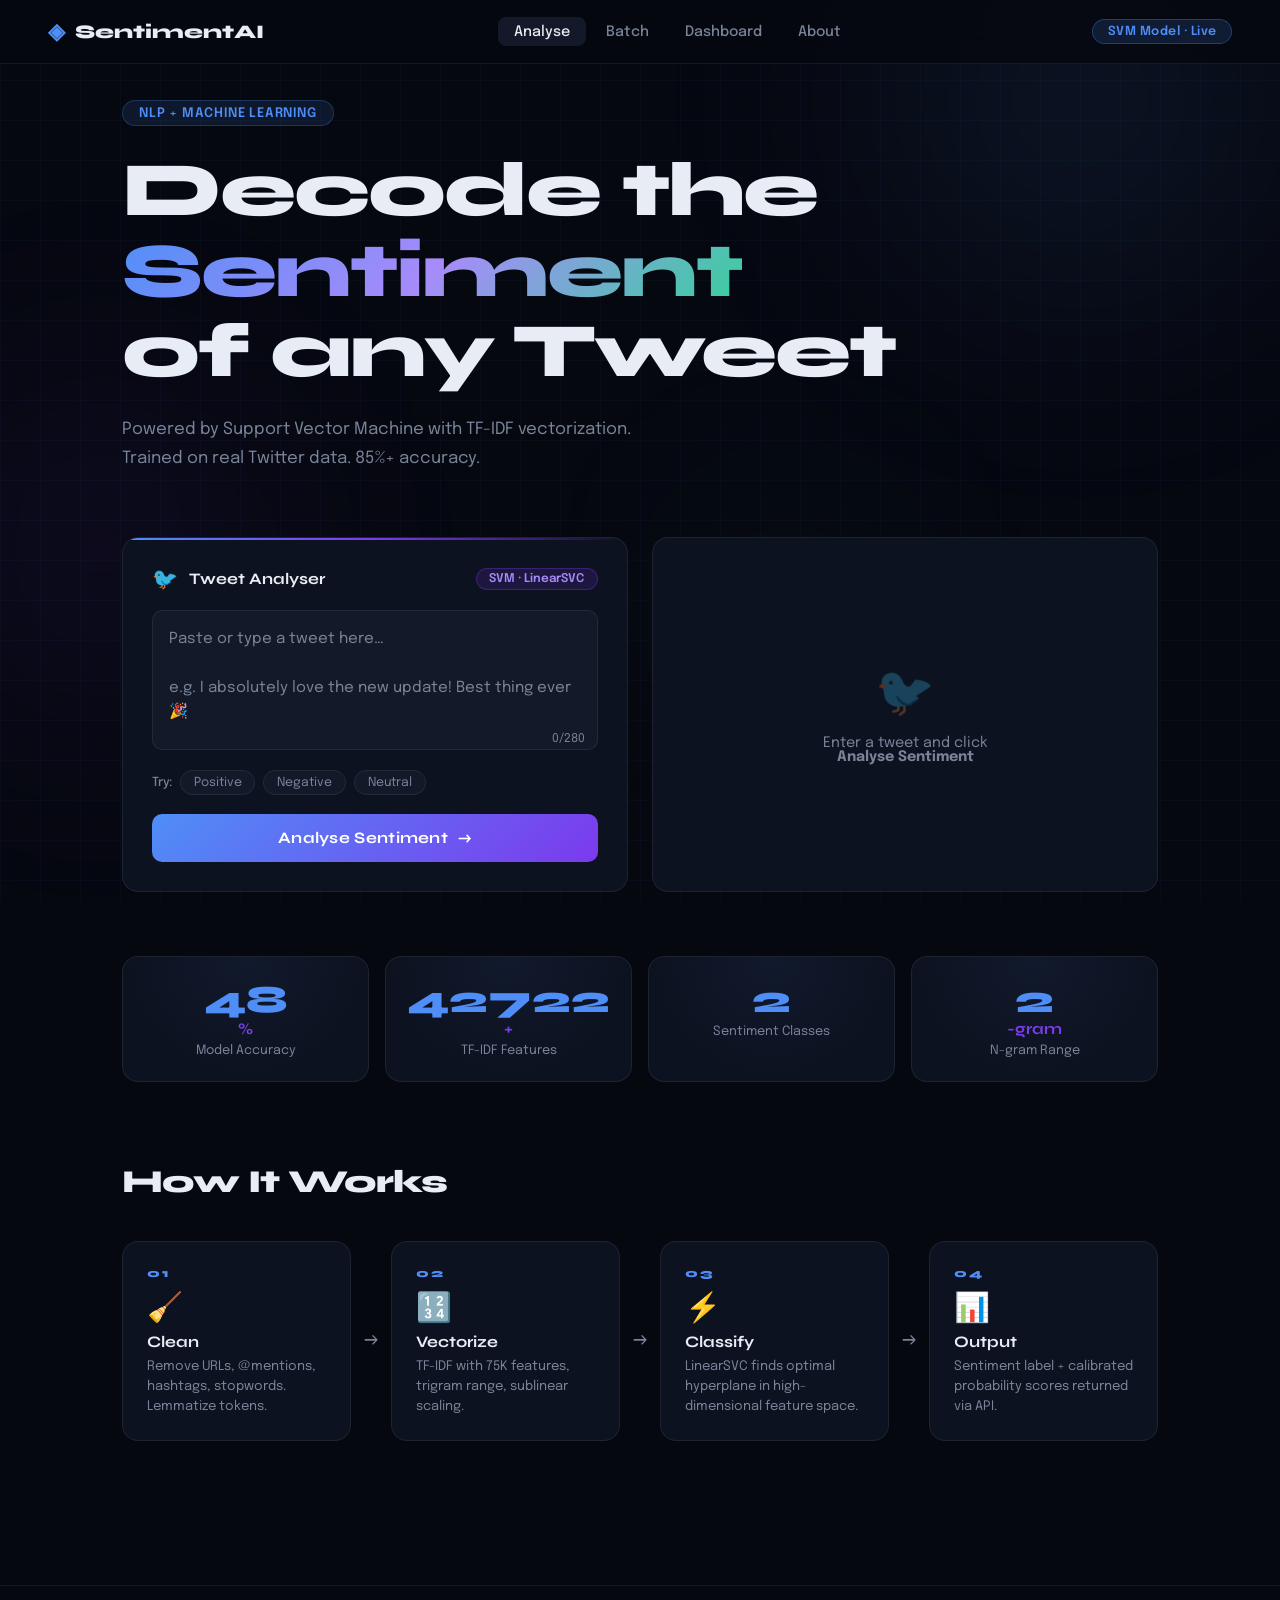
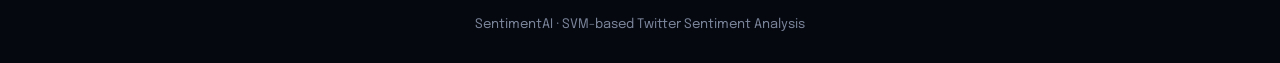
<file: index.html>
<!DOCTYPE html>
<html lang="en">

<head>
    <meta charset="UTF-8" />
    <meta name="viewport" content="width=device-width, initial-scale=1.0" />
    <title>SentimentAI — Twitter Analysis</title>
    <link rel="preconnect" href="https://fonts.googleapis.com">
    <link href="https://fonts.googleapis.com/css2?family=Syne:wght@400;600;700;800&family=Epilogue:wght@300;400;500;600&display=swap" rel="stylesheet">
    <link rel="stylesheet" href="style.css" />
</head>

<body>

    <!-- Animated background -->
    <div class="bg-grid"></div>
    <div class="orb orb-1"></div>
    <div class="orb orb-2"></div>
    <div class="orb orb-3"></div>

    <!-- NAV -->
    <nav class="nav">
        <div class="nav-logo">
            <span class="logo-icon">◈</span>
            <span class="logo-text">SentimentAI</span>
        </div>
        <div class="nav-links">
            <a href="index.html" class="nav-link active">Analyse</a>
            <a href="batch.html" class="nav-link">Batch</a>
            <a href="dashboard.html" class="nav-link">Dashboard</a>
            <a href="about.html" class="nav-link">About</a>
        </div>
        <div class="nav-badge">SVM Model · Live</div>
    </nav>

    <!-- HERO -->
    <main class="main">
        <section class="hero">
            <div class="hero-eyebrow"> NLP + Machine Learning</div>
            <h1 class="hero-title">
                Decode the<br>
                <span class="gradient-text">Sentiment</span><br> of any Tweet
            </h1>
            <p class="hero-sub">Powered by Support Vector Machine with TF-IDF vectorization.<br>Trained on real Twitter data. 85%+ accuracy.</p>
        </section>

        <!-- ANALYSER CARD -->
        <section class="analyser-section">
            <div class="analyser-card">
                <div class="card-header">
                    <div class="card-header-left">
                        <span class="card-icon">🐦</span>
                        <span class="card-title">Tweet Analyser</span>
                    </div>
                    <div class="model-pill">SVM · LinearSVC</div>
                </div>

                <div class="textarea-wrapper">
                    <textarea id="tweetInput" class="tweet-input" placeholder="Paste or type a tweet here…&#10;&#10;e.g. I absolutely love the new update! Best thing ever 🎉" maxlength="280"></textarea>
                    <div class="char-count"><span id="charCount">0</span>/280</div>
                </div>

                <div class="example-tweets">
                    <span class="example-label">Try:</span>
                    <button class="example-btn" data-tweet="I absolutely love this! Best day ever 🎉">Positive</button>
                    <button class="example-btn" data-tweet="This is absolutely terrible, I hate it so much 😤">Negative</button>
                    <button class="example-btn" data-tweet="The event starts at 5pm today at the main hall">Neutral</button>
                </div>

                <button class="analyse-btn" id="analyseBtn">
        <span class="btn-text">Analyse Sentiment</span>
        <span class="btn-icon">→</span>
      </button>
            </div>

            <!-- RESULT PANEL -->
            <div class="result-panel" id="resultPanel">
                <div class="result-loading" id="resultLoading">
                    <div class="spinner"></div>
                    <p>Analysing tweet…</p>
                </div>

                <div class="result-content" id="resultContent" style="display:none">
                    <!-- Sentiment badge -->
                    <div class="result-top">
                        <div class="sentiment-badge" id="sentimentBadge">
                            <span class="sentiment-emoji" id="sentimentEmoji"></span>
                            <span class="sentiment-label" id="sentimentLabel"></span>
                        </div>
                        <div class="confidence-ring-wrap">
                            <svg class="confidence-ring" viewBox="0 0 80 80">
              <circle cx="40" cy="40" r="32" class="ring-bg"/>
              <circle cx="40" cy="40" r="32" class="ring-fill" id="ringFill"/>
            </svg>
                            <div class="confidence-text">
                                <span id="confidenceVal">0</span>
                                <small>%</small>
                            </div>
                        </div>
                    </div>

                    <!-- Probability bars -->
                    <div class="prob-section">
                        <div class="prob-title">Probability Breakdown</div>
                        <div id="probBars"></div>
                    </div>

                    <!-- Cleaned text -->
                    <div class="clean-section">
                        <div class="clean-label">Preprocessed Text</div>
                        <div class="clean-text" id="cleanText"></div>
                    </div>

                    <!-- Meta -->
                    <div class="result-meta">
                        <span>⚡ <span id="elapsedMs">—</span>ms</span>
                        <span>Model: SVM (LinearSVC)</span>
                    </div>
                </div>
            </div>
        </section>

        <!-- STATS ROW -->
        <section class="stats-row">
            <div class="stat-card">
                <div class="stat-value" data-target="85">0</div>
                <div class="stat-suffix">%</div>
                <div class="stat-label">Model Accuracy</div>
            </div>
            <div class="stat-card">
                <div class="stat-value" data-target="75000">0</div>
                <div class="stat-suffix">+</div>
                <div class="stat-label">TF-IDF Features</div>
            </div>
            <div class="stat-card">
                <div class="stat-value" data-target="3">0</div>
                <div class="stat-suffix"></div>
                <div class="stat-label">Sentiment Classes</div>
            </div>
            <div class="stat-card">
                <div class="stat-value" data-target="3">0</div>
                <div class="stat-suffix">-gram</div>
                <div class="stat-label">N-gram Range</div>
            </div>
        </section>

        <!-- HOW IT WORKS -->
        <section class="how-section">
            <h2 class="section-title">How It Works</h2>
            <div class="pipeline">
                <div class="pipe-step">
                    <div class="pipe-num">01</div>
                    <div class="pipe-icon">🧹</div>
                    <div class="pipe-name">Clean</div>
                    <div class="pipe-desc">Remove URLs, @mentions, hashtags, stopwords. Lemmatize tokens.</div>
                </div>
                <div class="pipe-arrow">→</div>
                <div class="pipe-step">
                    <div class="pipe-num">02</div>
                    <div class="pipe-icon">🔢</div>
                    <div class="pipe-name">Vectorize</div>
                    <div class="pipe-desc">TF-IDF with 75K features, trigram range, sublinear scaling.</div>
                </div>
                <div class="pipe-arrow">→</div>
                <div class="pipe-step">
                    <div class="pipe-num">03</div>
                    <div class="pipe-icon">⚡</div>
                    <div class="pipe-name">Classify</div>
                    <div class="pipe-desc">LinearSVC finds optimal hyperplane in high-dimensional feature space.</div>
                </div>
                <div class="pipe-arrow">→</div>
                <div class="pipe-step">
                    <div class="pipe-num">04</div>
                    <div class="pipe-icon">📊</div>
                    <div class="pipe-name">Output</div>
                    <div class="pipe-desc">Sentiment label + calibrated probability scores returned via API.</div>
                </div>
            </div>
        </section>
    </main>

    <footer class="footer">
        <span>SentimentAI · SVM-based Twitter Sentiment Analysis</span>
    </footer>

    <script src="main.js"></script>
</body>

</html>
</file>
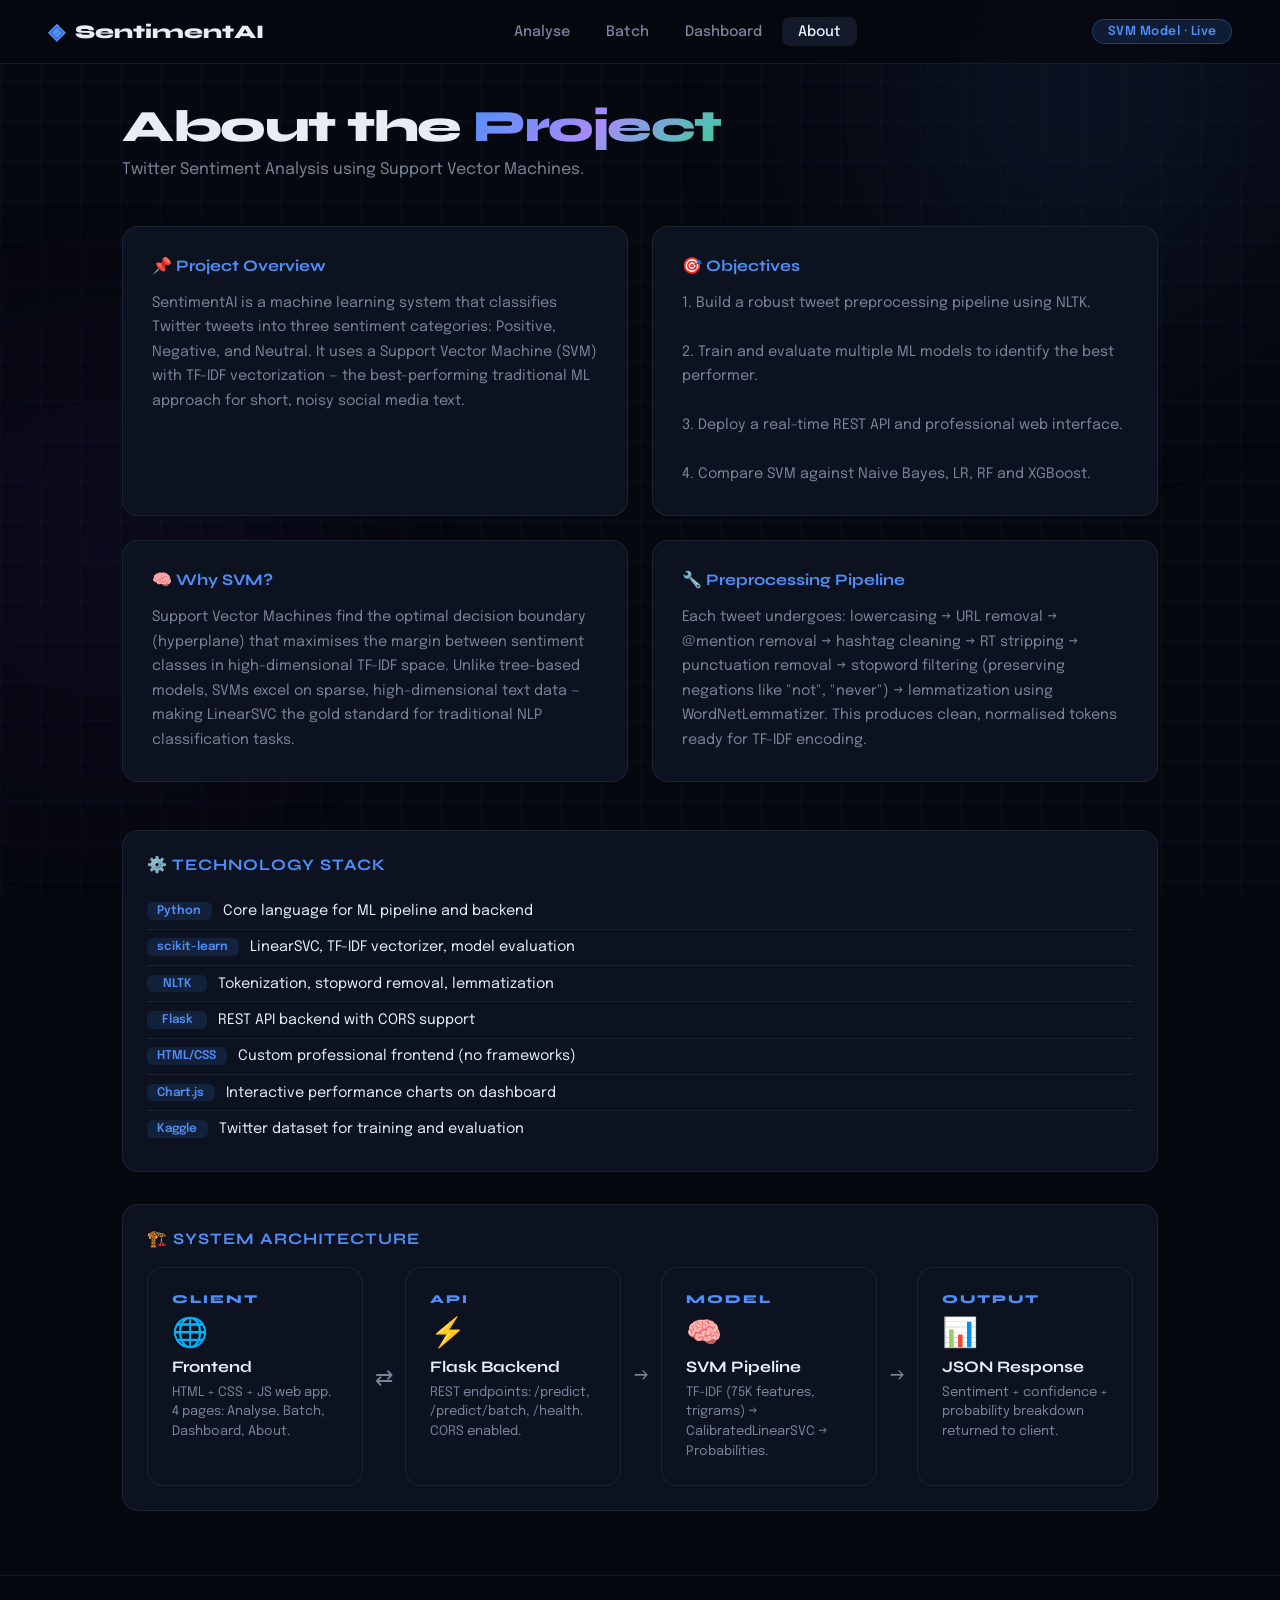
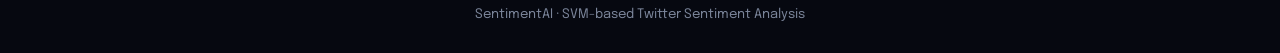
<file: about.html>
<!DOCTYPE html>
<html lang="en">

<head>
    <meta charset="UTF-8" />
    <meta name="viewport" content="width=device-width, initial-scale=1.0" />
    <title>About — SentimentAI</title>
    <link href="https://fonts.googleapis.com/css2?family=Syne:wght@400;600;700;800&family=Epilogue:wght@300;400;500;600&display=swap" rel="stylesheet">
    <link rel="stylesheet" href="style.css" />
</head>

<body>
    <div class="bg-grid"></div>
    <div class="orb orb-1"></div>
    <div class="orb orb-2"></div>

    <nav class="nav">
        <div class="nav-logo"><span class="logo-icon">◈</span><span class="logo-text">SentimentAI</span></div>
        <div class="nav-links">
            <a href="index.html" class="nav-link">Analyse</a>
            <a href="batch.html" class="nav-link">Batch</a>
            <a href="dashboard.html" class="nav-link">Dashboard</a>
            <a href="about.html" class="nav-link active">About</a>
        </div>
        <div class="nav-badge">SVM Model · Live</div>
    </nav>

    <main class="main">
        <div class="page-header">
            <h1>About the <span class="gradient-text">Project</span></h1>
            <p> Twitter Sentiment Analysis using Support Vector Machines.</p>
        </div>

        <div class="about-grid">
            <div class="about-card">
                <h3>📌 Project Overview</h3>
                <p>SentimentAI is a machine learning system that classifies Twitter tweets into three sentiment categories: Positive, Negative, and Neutral. It uses a Support Vector Machine (SVM) with TF-IDF vectorization — the best-performing traditional
                    ML approach for short, noisy social media text.</p>
            </div>

            <div class="about-card">
                <h3>🎯 Objectives</h3>
                <p>1. Build a robust tweet preprocessing pipeline using NLTK.<br><br> 2. Train and evaluate multiple ML models to identify the best performer.<br><br> 3. Deploy a real-time REST API and professional web interface.<br><br> 4. Compare SVM against
                    Naive Bayes, LR, RF and XGBoost.</p>
            </div>

            <div class="about-card">
                <h3>🧠 Why SVM?</h3>
                <p>Support Vector Machines find the optimal decision boundary (hyperplane) that maximises the margin between sentiment classes in high-dimensional TF-IDF space. Unlike tree-based models, SVMs excel on sparse, high-dimensional text data —
                    making LinearSVC the gold standard for traditional NLP classification tasks.</p>
            </div>

            <div class="about-card">
                <h3>🔧 Preprocessing Pipeline</h3>
                <p>Each tweet undergoes: lowercasing → URL removal → @mention removal → hashtag cleaning → RT stripping → punctuation removal → stopword filtering (preserving negations like "not", "never") → lemmatization using WordNetLemmatizer. This produces
                    clean, normalised tokens ready for TF-IDF encoding.</p>
            </div>
        </div>

        <!-- Tech stack -->
        <div class="dash-card" style="margin-bottom:2rem">
            <h3 style="font-family:'Syne',sans-serif;font-size:1rem;color:var(--accent);margin-bottom:1.2rem">⚙️ Technology Stack</h3>
            <ul class="tech-list">
                <li><span class="tech-badge">Python</span> Core language for ML pipeline and backend</li>
                <li><span class="tech-badge">scikit-learn</span> LinearSVC, TF-IDF vectorizer, model evaluation</li>
                <li><span class="tech-badge">NLTK</span> Tokenization, stopword removal, lemmatization</li>
                <li><span class="tech-badge">Flask</span> REST API backend with CORS support</li>
                <li><span class="tech-badge">HTML/CSS</span> Custom professional frontend (no frameworks)</li>
                <li><span class="tech-badge">Chart.js</span> Interactive performance charts on dashboard</li>
                <li><span class="tech-badge">Kaggle</span> Twitter dataset for training and evaluation</li>
            </ul>
        </div>

        <!-- Architecture -->
        <div class="dash-card">
            <h3 style="font-family:'Syne',sans-serif;font-size:1rem;color:var(--accent);margin-bottom:1.2rem">🏗️ System Architecture</h3>
            <div class="pipeline">
                <div class="pipe-step">
                    <div class="pipe-num">CLIENT</div>
                    <div class="pipe-icon">🌐</div>
                    <div class="pipe-name">Frontend</div>
                    <div class="pipe-desc">HTML + CSS + JS web app. 4 pages: Analyse, Batch, Dashboard, About.</div>
                </div>
                <div class="pipe-arrow">⇄</div>
                <div class="pipe-step">
                    <div class="pipe-num">API</div>
                    <div class="pipe-icon">⚡</div>
                    <div class="pipe-name">Flask Backend</div>
                    <div class="pipe-desc">REST endpoints: /predict, /predict/batch, /health. CORS enabled.</div>
                </div>
                <div class="pipe-arrow">→</div>
                <div class="pipe-step">
                    <div class="pipe-num">MODEL</div>
                    <div class="pipe-icon">🧠</div>
                    <div class="pipe-name">SVM Pipeline</div>
                    <div class="pipe-desc">TF-IDF (75K features, trigrams) → CalibratedLinearSVC → Probabilities.</div>
                </div>
                <div class="pipe-arrow">→</div>
                <div class="pipe-step">
                    <div class="pipe-num">OUTPUT</div>
                    <div class="pipe-icon">📊</div>
                    <div class="pipe-name">JSON Response</div>
                    <div class="pipe-desc">Sentiment + confidence + probability breakdown returned to client.</div>
                </div>
            </div>
        </div>
    </main>

    <footer class="footer">SentimentAI · SVM-based Twitter Sentiment Analysis</footer>
</body>

</html>
</file>
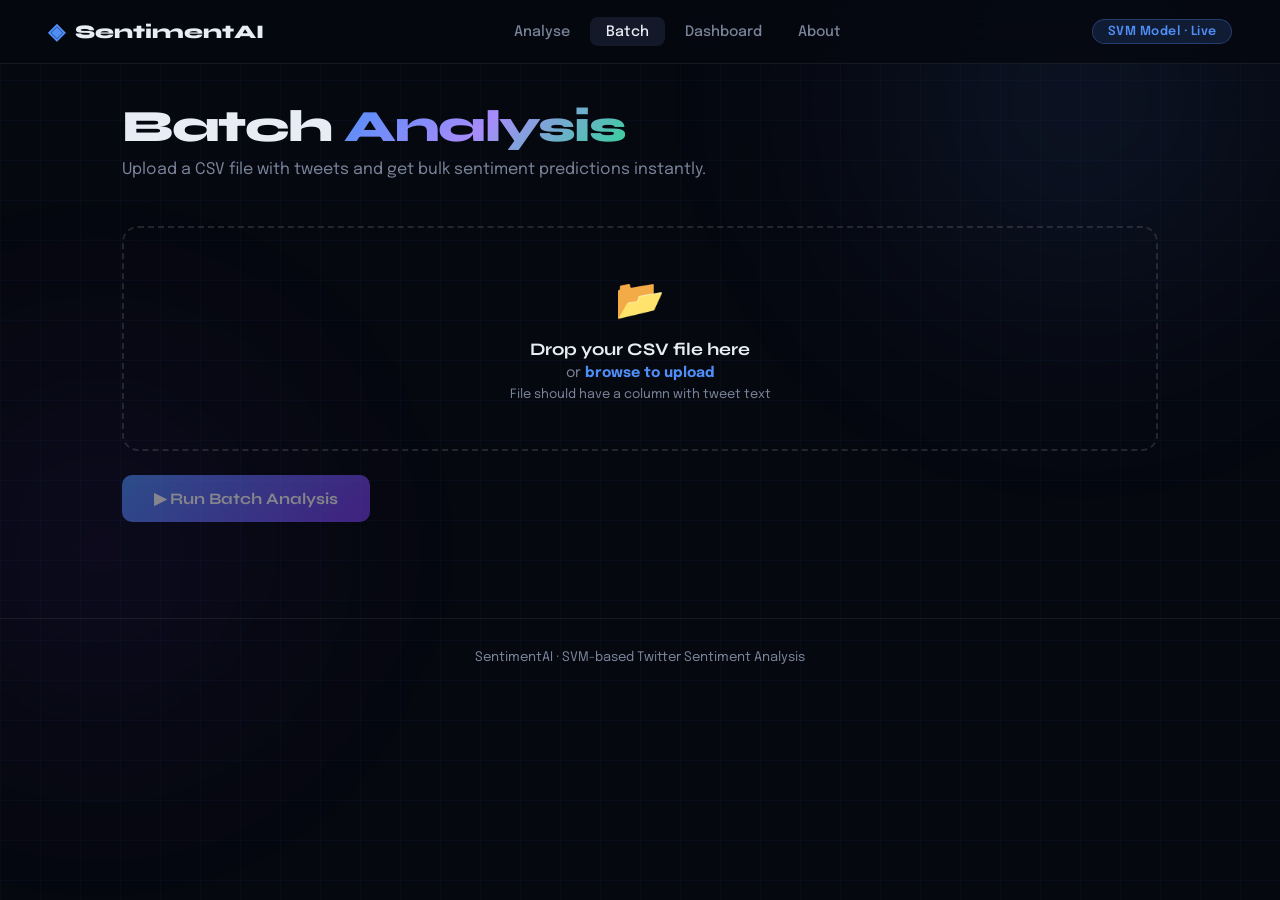
<file: batch.html>
<!DOCTYPE html>
<html lang="en">

<head>
    <meta charset="UTF-8" />
    <meta name="viewport" content="width=device-width, initial-scale=1.0" />
    <title>Batch Analysis — SentimentAI</title>
    <link href="https://fonts.googleapis.com/css2?family=Syne:wght@400;600;700;800&family=Epilogue:wght@300;400;500;600&display=swap" rel="stylesheet">
    <link rel="stylesheet" href="style.css" />
</head>

<body>
    <div class="bg-grid"></div>
    <div class="orb orb-1"></div>
    <div class="orb orb-2"></div>

    <nav class="nav">
        <div class="nav-logo"><span class="logo-icon">◈</span><span class="logo-text">SentimentAI</span></div>
        <div class="nav-links">
            <a href="index.html" class="nav-link">Analyse</a>
            <a href="batch.html" class="nav-link active">Batch</a>
            <a href="dashboard.html" class="nav-link">Dashboard</a>
            <a href="about.html" class="nav-link">About</a>
        </div>
        <div class="nav-badge">SVM Model · Live</div>
    </nav>

    <main class="main">
        <div class="page-header">
            <h1>Batch <span class="gradient-text">Analysis</span></h1>
            <p>Upload a CSV file with tweets and get bulk sentiment predictions instantly.</p>
        </div>

        <!-- Upload Zone -->
        <div class="upload-zone" id="uploadZone">
            <input type="file" id="csvFile" accept=".csv" />
            <div class="upload-icon">📂</div>
            <h3>Drop your CSV file here</h3>
            <p>or <strong style="color:var(--accent);cursor:pointer" onclick="document.getElementById('csvFile').click()">browse to upload</strong></p>
            <p style="margin-top:.5rem;font-size:.8rem">File should have a column with tweet text</p>
        </div>

        <!-- Column selector -->
        <div class="col-select-row" id="colSelectRow" style="display:none">
            <label>Select tweet column:</label>
            <select class="col-select" id="colSelect"></select>
        </div>

        <button class="run-btn" id="runBtn" disabled>▶ Run Batch Analysis</button>

        <!-- Results -->
        <div class="batch-results" id="batchResults">
            <div class="result-summary" id="resultSummary"></div>
            <div class="result-table-wrap">
                <table class="result-table" id="resultTable">
                    <thead>
                        <tr>
                            <th>#</th>
                            <th>Tweet</th>
                            <th>Sentiment</th>
                            <th>Confidence</th>
                        </tr>
                    </thead>
                    <tbody id="resultBody"></tbody>
                </table>
            </div>
            <button class="download-btn" id="downloadBtn">⬇ Download Results CSV</button>
        </div>
    </main>

    <footer class="footer">SentimentAI · SVM-based Twitter Sentiment Analysis</footer>

    <script src="batch.js"></script>
</body>

</html>
</file>
<file: style.css>
/* ═══════════════════════════════════════
   SentimentAI — Professional Stylesheet
   ═══════════════════════════════════════ */

*, *::before, *::after { box-sizing: border-box; margin: 0; padding: 0; }

:root {
  --bg:        #060810;
  --surface:   #0d1220;
  --surface2:  #131929;
  --border:    rgba(255,255,255,.07);
  --border2:   rgba(255,255,255,.12);
  --text:      #e8edf5;
  --text-muted:#7a8499;
  --accent:    #4f8ef7;
  --accent2:   #7c3aed;
  --positive:  #22c55e;
  --negative:  #ef4444;
  --neutral:   #f59e0b;
  --glow:      rgba(79,142,247,.18);
  --radius:    16px;
  --radius-sm: 10px;
}

html { scroll-behavior: smooth; }

body {
  font-family: 'Epilogue', sans-serif;
  background: var(--bg);
  color: var(--text);
  min-height: 100vh;
  overflow-x: hidden;
}

/* ── Background ─────────────────────────────────── */
.bg-grid {
  position: fixed; inset: 0; z-index: 0;
  background-image:
    linear-gradient(rgba(79,142,247,.04) 1px, transparent 1px),
    linear-gradient(90deg, rgba(79,142,247,.04) 1px, transparent 1px);
  background-size: 40px 40px;
  pointer-events: none;
}

.orb {
  position: fixed; border-radius: 50%;
  filter: blur(100px); pointer-events: none; z-index: 0;
}
.orb-1 {
  width: 600px; height: 600px;
  background: radial-gradient(circle, rgba(79,142,247,.12), transparent 70%);
  top: -200px; right: -100px;
  animation: float1 12s ease-in-out infinite;
}
.orb-2 {
  width: 500px; height: 500px;
  background: radial-gradient(circle, rgba(124,58,237,.1), transparent 70%);
  bottom: 100px; left: -150px;
  animation: float2 15s ease-in-out infinite;
}
.orb-3 {
  width: 300px; height: 300px;
  background: radial-gradient(circle, rgba(34,197,94,.07), transparent 70%);
  top: 50%; left: 50%;
  animation: float3 10s ease-in-out infinite;
}

@keyframes float1 { 0%,100%{transform:translateY(0) rotate(0)} 50%{transform:translateY(40px) rotate(5deg)} }
@keyframes float2 { 0%,100%{transform:translateY(0)} 50%{transform:translateY(-50px)} }
@keyframes float3 { 0%,100%{transform:translate(-50%,-50%) scale(1)} 50%{transform:translate(-50%,-50%) scale(1.2)} }

/* ── Nav ─────────────────────────────────────────── */
.nav {
  position: fixed; top: 0; left: 0; right: 0; z-index: 100;
  display: flex; align-items: center; justify-content: space-between;
  padding: 0 3rem;
  height: 64px;
  background: rgba(6,8,16,.8);
  backdrop-filter: blur(20px);
  border-bottom: 1px solid var(--border);
}

.nav-logo {
  display: flex; align-items: center; gap: .6rem;
  font-family: 'Syne', sans-serif; font-weight: 800; font-size: 1.2rem;
}
.logo-icon { color: var(--accent); font-size: 1.4rem; }

.nav-links { display: flex; gap: .25rem; }
.nav-link {
  padding: .45rem 1rem;
  border-radius: 8px;
  color: var(--text-muted);
  text-decoration: none;
  font-size: .9rem; font-weight: 500;
  transition: all .2s;
}
.nav-link:hover, .nav-link.active {
  color: var(--text);
  background: var(--surface2);
}

.nav-badge {
  background: rgba(79,142,247,.15);
  border: 1px solid rgba(79,142,247,.3);
  color: var(--accent);
  padding: .3rem .9rem;
  border-radius: 20px;
  font-size: .78rem; font-weight: 600;
  letter-spacing: .5px;
}

/* ── Main ────────────────────────────────────────── */
.main {
  position: relative; z-index: 1;
  max-width: 1100px;
  margin: 0 auto;
  padding: 100px 2rem 4rem;
}

/* ── Hero ────────────────────────────────────────── */
.hero { margin-bottom: 4rem; }

.hero-eyebrow {
  display: inline-block;
  background: rgba(79,142,247,.12);
  border: 1px solid rgba(79,142,247,.25);
  color: var(--accent);
  padding: .35rem 1rem;
  border-radius: 20px;
  font-size: .82rem; font-weight: 600; letter-spacing: .8px;
  text-transform: uppercase;
  margin-bottom: 1.5rem;
  animation: fadeUp .6s ease both;
}

.hero-title {
  font-family: 'Syne', sans-serif;
  font-size: clamp(3rem, 6vw, 5rem);
  font-weight: 800;
  line-height: 1.05;
  letter-spacing: -2px;
  margin-bottom: 1.5rem;
  animation: fadeUp .7s .1s ease both;
}

.gradient-text {
  background: linear-gradient(135deg, var(--accent) 0%, #a78bfa 50%, #34d399 100%);
  -webkit-background-clip: text;
  -webkit-text-fill-color: transparent;
  background-clip: text;
}

.hero-sub {
  font-size: 1.05rem;
  color: var(--text-muted);
  line-height: 1.7;
  max-width: 520px;
  animation: fadeUp .7s .2s ease both;
}

@keyframes fadeUp {
  from { opacity: 0; transform: translateY(24px); }
  to   { opacity: 1; transform: translateY(0); }
}

/* ── Analyser ────────────────────────────────────── */
.analyser-section {
  display: grid;
  grid-template-columns: 1fr 1fr;
  gap: 1.5rem;
  margin-bottom: 4rem;
  animation: fadeUp .8s .3s ease both;
}

@media (max-width: 768px) {
  .analyser-section { grid-template-columns: 1fr; }
}

.analyser-card, .result-panel {
  background: var(--surface);
  border: 1px solid var(--border);
  border-radius: var(--radius);
  padding: 1.8rem;
  position: relative;
  overflow: hidden;
}

.analyser-card::before {
  content: '';
  position: absolute; top: 0; left: 0; right: 0;
  height: 2px;
  background: linear-gradient(90deg, var(--accent), var(--accent2), transparent);
}

.card-header {
  display: flex; align-items: center; justify-content: space-between;
  margin-bottom: 1.2rem;
}
.card-header-left { display: flex; align-items: center; gap: .7rem; }
.card-icon { font-size: 1.3rem; }
.card-title {
  font-family: 'Syne', sans-serif;
  font-weight: 700; font-size: 1rem;
}

.model-pill {
  background: rgba(124,58,237,.15);
  border: 1px solid rgba(124,58,237,.3);
  color: #a78bfa;
  padding: .25rem .8rem;
  border-radius: 20px;
  font-size: .75rem; font-weight: 600;
}

.textarea-wrapper { position: relative; margin-bottom: 1rem; }

.tweet-input {
  width: 100%;
  background: var(--surface2);
  border: 1px solid var(--border);
  border-radius: var(--radius-sm);
  color: var(--text);
  font-family: 'Epilogue', sans-serif;
  font-size: .95rem;
  padding: 1rem;
  resize: none;
  height: 140px;
  outline: none;
  transition: border-color .2s, box-shadow .2s;
  line-height: 1.6;
}
.tweet-input:focus {
  border-color: var(--accent);
  box-shadow: 0 0 0 3px rgba(79,142,247,.1);
}
.tweet-input::placeholder { color: var(--text-muted); }

.char-count {
  position: absolute; bottom: .6rem; right: .8rem;
  font-size: .75rem; color: var(--text-muted);
}

.example-tweets {
  display: flex; align-items: center; gap: .5rem;
  flex-wrap: wrap; margin-bottom: 1.2rem;
}
.example-label {
  font-size: .78rem; color: var(--text-muted); font-weight: 500;
}
.example-btn {
  background: var(--surface2);
  border: 1px solid var(--border);
  color: var(--text-muted);
  padding: .3rem .8rem;
  border-radius: 20px;
  font-size: .78rem; font-family: 'Epilogue', sans-serif;
  cursor: pointer;
  transition: all .2s;
}
.example-btn:hover {
  border-color: var(--accent);
  color: var(--accent);
  background: rgba(79,142,247,.08);
}

.analyse-btn {
  width: 100%;
  background: linear-gradient(135deg, var(--accent), var(--accent2));
  border: none;
  border-radius: var(--radius-sm);
  color: #fff;
  font-family: 'Syne', sans-serif;
  font-size: 1rem; font-weight: 700;
  padding: .9rem;
  cursor: pointer;
  display: flex; align-items: center; justify-content: center; gap: .6rem;
  transition: opacity .2s, transform .15s;
  letter-spacing: .3px;
}
.analyse-btn:hover { opacity: .9; transform: translateY(-1px); }
.analyse-btn:active { transform: translateY(0); }
.analyse-btn:disabled { opacity: .5; cursor: not-allowed; }

/* ── Result Panel ────────────────────────────────── */
.result-panel {
  display: flex; flex-direction: column;
  justify-content: center; align-items: center;
  min-height: 320px;
}

.result-loading {
  display: flex; flex-direction: column;
  align-items: center; gap: 1rem;
  color: var(--text-muted);
  display: none;
}

.spinner {
  width: 40px; height: 40px;
  border: 3px solid var(--border);
  border-top-color: var(--accent);
  border-radius: 50%;
  animation: spin .8s linear infinite;
}
@keyframes spin { to { transform: rotate(360deg); } }

.result-content { width: 100%; }

.result-top {
  display: flex; align-items: center; justify-content: space-between;
  margin-bottom: 1.8rem;
}

.sentiment-badge {
  display: flex; align-items: center; gap: .8rem;
  background: var(--surface2);
  border: 1px solid var(--border);
  border-radius: 12px;
  padding: .8rem 1.4rem;
  animation: popIn .4s cubic-bezier(.34,1.56,.64,1) both;
}
@keyframes popIn {
  from { opacity:0; transform: scale(.7); }
  to   { opacity:1; transform: scale(1); }
}

.sentiment-emoji { font-size: 2rem; }
.sentiment-label {
  font-family: 'Syne', sans-serif;
  font-size: 1.4rem; font-weight: 800;
  text-transform: capitalize;
}
.sentiment-label.positive { color: var(--positive); }
.sentiment-label.negative { color: var(--negative); }
.sentiment-label.neutral  { color: var(--neutral); }

/* Confidence Ring */
.confidence-ring-wrap {
  position: relative; width: 80px; height: 80px;
}
.confidence-ring {
  width: 80px; height: 80px;
  transform: rotate(-90deg);
}
.ring-bg {
  fill: none; stroke: var(--surface2); stroke-width: 6;
}
.ring-fill {
  fill: none; stroke: var(--accent); stroke-width: 6;
  stroke-linecap: round;
  stroke-dasharray: 201;
  stroke-dashoffset: 201;
  transition: stroke-dashoffset 1s ease, stroke .4s ease;
}
.confidence-text {
  position: absolute; inset: 0;
  display: flex; align-items: center; justify-content: center;
  font-family: 'Syne', sans-serif;
  font-size: 1.1rem; font-weight: 800;
  gap: 1px;
}
.confidence-text small { font-size: .65rem; color: var(--text-muted); }

/* Probability bars */
.prob-section { margin-bottom: 1.2rem; }
.prob-title {
  font-size: .78rem; color: var(--text-muted);
  text-transform: uppercase; letter-spacing: 1px;
  margin-bottom: .8rem;
}

.prob-row {
  display: flex; align-items: center; gap: .8rem;
  margin-bottom: .6rem;
}
.prob-name {
  width: 72px; font-size: .85rem;
  text-transform: capitalize; color: var(--text-muted);
}
.prob-bar-wrap {
  flex: 1; height: 8px;
  background: var(--surface2);
  border-radius: 4px; overflow: hidden;
}
.prob-bar-fill {
  height: 100%; border-radius: 4px;
  width: 0%;
  transition: width 1s cubic-bezier(.22,1,.36,1);
}
.prob-bar-fill.positive { background: var(--positive); }
.prob-bar-fill.negative { background: var(--negative); }
.prob-bar-fill.neutral  { background: var(--neutral); }
.prob-pct {
  width: 42px; text-align: right;
  font-size: .82rem; font-weight: 600;
  font-family: 'Syne', sans-serif;
}

/* Clean text */
.clean-section { margin-bottom: 1rem; }
.clean-label {
  font-size: .75rem; color: var(--text-muted);
  text-transform: uppercase; letter-spacing: 1px;
  margin-bottom: .4rem;
}
.clean-text {
  background: var(--surface2);
  border: 1px solid var(--border);
  border-radius: 8px;
  padding: .6rem .9rem;
  font-size: .82rem; font-family: monospace;
  color: #7dd3fc; word-break: break-word;
}

.result-meta {
  display: flex; justify-content: space-between;
  font-size: .75rem; color: var(--text-muted);
  border-top: 1px solid var(--border);
  padding-top: .8rem;
}

/* Empty state */
.result-empty {
  display: flex; flex-direction: column;
  align-items: center; gap: 1rem;
  text-align: center; color: var(--text-muted);
}
.result-empty-icon {
  font-size: 3rem; opacity: .3;
  animation: pulse 3s ease-in-out infinite;
}
@keyframes pulse { 0%,100%{opacity:.3} 50%{opacity:.5} }
.result-empty p { font-size: .9rem; }

/* ── Stats Row ───────────────────────────────────── */
.stats-row {
  display: grid; grid-template-columns: repeat(4, 1fr);
  gap: 1rem; margin-bottom: 5rem;
  animation: fadeUp .8s .4s ease both;
}
@media (max-width: 640px) {
  .stats-row { grid-template-columns: repeat(2, 1fr); }
}

.stat-card {
  background: var(--surface);
  border: 1px solid var(--border);
  border-radius: var(--radius);
  padding: 1.5rem;
  display: flex; flex-direction: column; align-items: center;
  position: relative; overflow: hidden;
  transition: transform .2s, border-color .2s;
}
.stat-card:hover {
  transform: translateY(-4px);
  border-color: var(--border2);
}
.stat-card::after {
  content: '';
  position: absolute; inset: 0;
  background: radial-gradient(circle at 50% 0%, rgba(79,142,247,.06), transparent 70%);
  pointer-events: none;
}

.stat-value {
  font-family: 'Syne', sans-serif;
  font-size: 2.4rem; font-weight: 800;
  color: var(--accent);
  line-height: 1;
}
.stat-suffix {
  font-family: 'Syne', sans-serif;
  font-size: 1rem; font-weight: 700;
  color: var(--accent2);
}
.stat-label {
  font-size: .8rem; color: var(--text-muted);
  margin-top: .4rem; text-align: center;
}

/* ── How It Works ────────────────────────────────── */
.how-section { margin-bottom: 5rem; animation: fadeUp .8s .5s ease both; }

.section-title {
  font-family: 'Syne', sans-serif;
  font-size: 2rem; font-weight: 800;
  margin-bottom: 2.5rem;
  letter-spacing: -1px;
}

.pipeline {
  display: flex; align-items: stretch; gap: .5rem;
  flex-wrap: wrap;
}
.pipe-step {
  flex: 1; min-width: 160px;
  background: var(--surface);
  border: 1px solid var(--border);
  border-radius: var(--radius);
  padding: 1.5rem;
  transition: border-color .2s, transform .2s;
}
.pipe-step:hover {
  border-color: var(--accent);
  transform: translateY(-4px);
}
.pipe-num {
  font-family: 'Syne', sans-serif;
  font-size: .75rem; font-weight: 800;
  color: var(--accent); letter-spacing: 2px;
  margin-bottom: .6rem;
}
.pipe-icon { font-size: 1.8rem; margin-bottom: .5rem; }
.pipe-name {
  font-family: 'Syne', sans-serif;
  font-weight: 700; font-size: 1rem; margin-bottom: .4rem;
}
.pipe-desc { font-size: .82rem; color: var(--text-muted); line-height: 1.5; }

.pipe-arrow {
  color: var(--text-muted); font-size: 1.4rem;
  display: flex; align-items: center; padding: 0 .25rem;
}

/* ── Footer ──────────────────────────────────────── */
.footer {
  position: relative; z-index: 1;
  text-align: center;
  padding: 2rem;
  border-top: 1px solid var(--border);
  font-size: .82rem; color: var(--text-muted);
}

/* ── Batch Page ──────────────────────────────────── */
.page-header { margin-bottom: 3rem; }
.page-header h1 {
  font-family: 'Syne', sans-serif;
  font-size: 2.8rem; font-weight: 800;
  letter-spacing: -1.5px; margin-bottom: .5rem;
}
.page-header p { color: var(--text-muted); }

.upload-zone {
  border: 2px dashed var(--border2);
  border-radius: var(--radius);
  padding: 3rem 2rem;
  text-align: center;
  cursor: pointer;
  transition: border-color .2s, background .2s;
  margin-bottom: 1.5rem;
}
.upload-zone:hover, .upload-zone.drag-over {
  border-color: var(--accent);
  background: rgba(79,142,247,.04);
}
.upload-icon { font-size: 2.5rem; margin-bottom: 1rem; }
.upload-zone h3 {
  font-family: 'Syne', sans-serif; font-size: 1.1rem; margin-bottom: .4rem;
}
.upload-zone p { color: var(--text-muted); font-size: .9rem; }
.upload-zone input[type="file"] { display: none; }

.col-select-row {
  display: flex; align-items: center; gap: 1rem;
  margin-bottom: 1.5rem; flex-wrap: wrap;
}
.col-select-row label { font-size: .9rem; color: var(--text-muted); min-width: 140px; }
.col-select {
  flex: 1; background: var(--surface2);
  border: 1px solid var(--border);
  color: var(--text);
  padding: .55rem .9rem; border-radius: 8px;
  font-family: 'Epilogue', sans-serif;
  outline: none;
}

.run-btn {
  background: linear-gradient(135deg, var(--accent), var(--accent2));
  border: none; border-radius: var(--radius-sm);
  color: #fff; font-family: 'Syne', sans-serif;
  font-size: 1rem; font-weight: 700;
  padding: .85rem 2rem; cursor: pointer;
  transition: opacity .2s; margin-bottom: 2rem;
}
.run-btn:hover { opacity: .9; }
.run-btn:disabled { opacity: .5; cursor: not-allowed; }

.batch-results { display: none; }
.result-summary {
  display: grid; grid-template-columns: repeat(3, 1fr);
  gap: 1rem; margin-bottom: 2rem;
}
.summary-card {
  background: var(--surface);
  border: 1px solid var(--border);
  border-radius: var(--radius);
  padding: 1.2rem; text-align: center;
}
.summary-card .s-val {
  font-family: 'Syne', sans-serif;
  font-size: 2rem; font-weight: 800;
}
.summary-card .s-lbl { font-size: .8rem; color: var(--text-muted); margin-top: .2rem; }
.s-val.positive { color: var(--positive); }
.s-val.negative { color: var(--negative); }
.s-val.neutral  { color: var(--neutral); }

.result-table-wrap { overflow-x: auto; }
.result-table {
  width: 100%; border-collapse: collapse;
  font-size: .9rem;
}
.result-table th {
  background: var(--surface);
  padding: .75rem 1rem;
  text-align: left; font-family: 'Syne', sans-serif;
  font-size: .78rem; letter-spacing: .5px;
  text-transform: uppercase; color: var(--text-muted);
  border-bottom: 1px solid var(--border);
}
.result-table td {
  padding: .7rem 1rem;
  border-bottom: 1px solid var(--border);
  max-width: 300px; overflow: hidden;
  text-overflow: ellipsis; white-space: nowrap;
}
.result-table tr:hover td { background: var(--surface2); }

.pill {
  display: inline-block;
  padding: .18rem .65rem; border-radius: 12px;
  font-size: .75rem; font-weight: 600;
}
.pill.positive { background: rgba(34,197,94,.15); color: var(--positive); }
.pill.negative { background: rgba(239,68,68,.15);  color: var(--negative); }
.pill.neutral  { background: rgba(245,158,11,.15); color: var(--neutral); }

.download-btn {
  margin-top: 1.5rem;
  background: var(--surface2);
  border: 1px solid var(--border2);
  color: var(--text);
  padding: .7rem 1.6rem; border-radius: 8px;
  font-family: 'Epilogue', sans-serif;
  font-size: .9rem; cursor: pointer;
  transition: border-color .2s;
}
.download-btn:hover { border-color: var(--accent); color: var(--accent); }

/* ── Dashboard ───────────────────────────────────── */
.dashboard-grid {
  display: grid; grid-template-columns: repeat(2, 1fr);
  gap: 1.5rem; margin-bottom: 2rem;
}
@media (max-width: 768px) { .dashboard-grid { grid-template-columns: 1fr; } }

.dash-card {
  background: var(--surface);
  border: 1px solid var(--border);
  border-radius: var(--radius);
  padding: 1.5rem;
}
.dash-card h3 {
  font-family: 'Syne', sans-serif;
  font-size: .9rem; color: var(--text-muted);
  text-transform: uppercase; letter-spacing: 1px;
  margin-bottom: 1.2rem;
}

canvas { max-width: 100%; }

/* ── About ───────────────────────────────────────── */
.about-grid {
  display: grid; grid-template-columns: repeat(2, 1fr);
  gap: 1.5rem; margin-bottom: 3rem;
}
@media (max-width: 640px) { .about-grid { grid-template-columns: 1fr; } }

.about-card {
  background: var(--surface);
  border: 1px solid var(--border);
  border-radius: var(--radius);
  padding: 1.8rem;
}
.about-card h3 {
  font-family: 'Syne', sans-serif; font-size: 1rem;
  margin-bottom: 1rem; color: var(--accent);
}
.about-card p { color: var(--text-muted); font-size: .9rem; line-height: 1.7; }

.tech-list { list-style: none; }
.tech-list li {
  display: flex; align-items: center; gap: .7rem;
  padding: .55rem 0;
  border-bottom: 1px solid var(--border);
  font-size: .9rem;
}
.tech-list li:last-child { border-bottom: none; }
.tech-badge {
  background: rgba(79,142,247,.12);
  color: var(--accent);
  padding: .18rem .65rem; border-radius: 6px;
  font-size: .75rem; font-weight: 600;
  min-width: 60px; text-align: center;
}

/* ── Toast ───────────────────────────────────────── */
.toast {
  position: fixed; bottom: 2rem; right: 2rem; z-index: 999;
  background: var(--surface2);
  border: 1px solid var(--border2);
  border-radius: 10px;
  padding: .9rem 1.4rem;
  font-size: .88rem;
  transform: translateY(80px);
  opacity: 0;
  transition: all .3s cubic-bezier(.34,1.56,.64,1);
  pointer-events: none;
}
.toast.show { transform: translateY(0); opacity: 1; }
.toast.error { border-color: rgba(239,68,68,.4); color: var(--negative); }
.toast.success { border-color: rgba(34,197,94,.4); color: var(--positive); }
</file>
